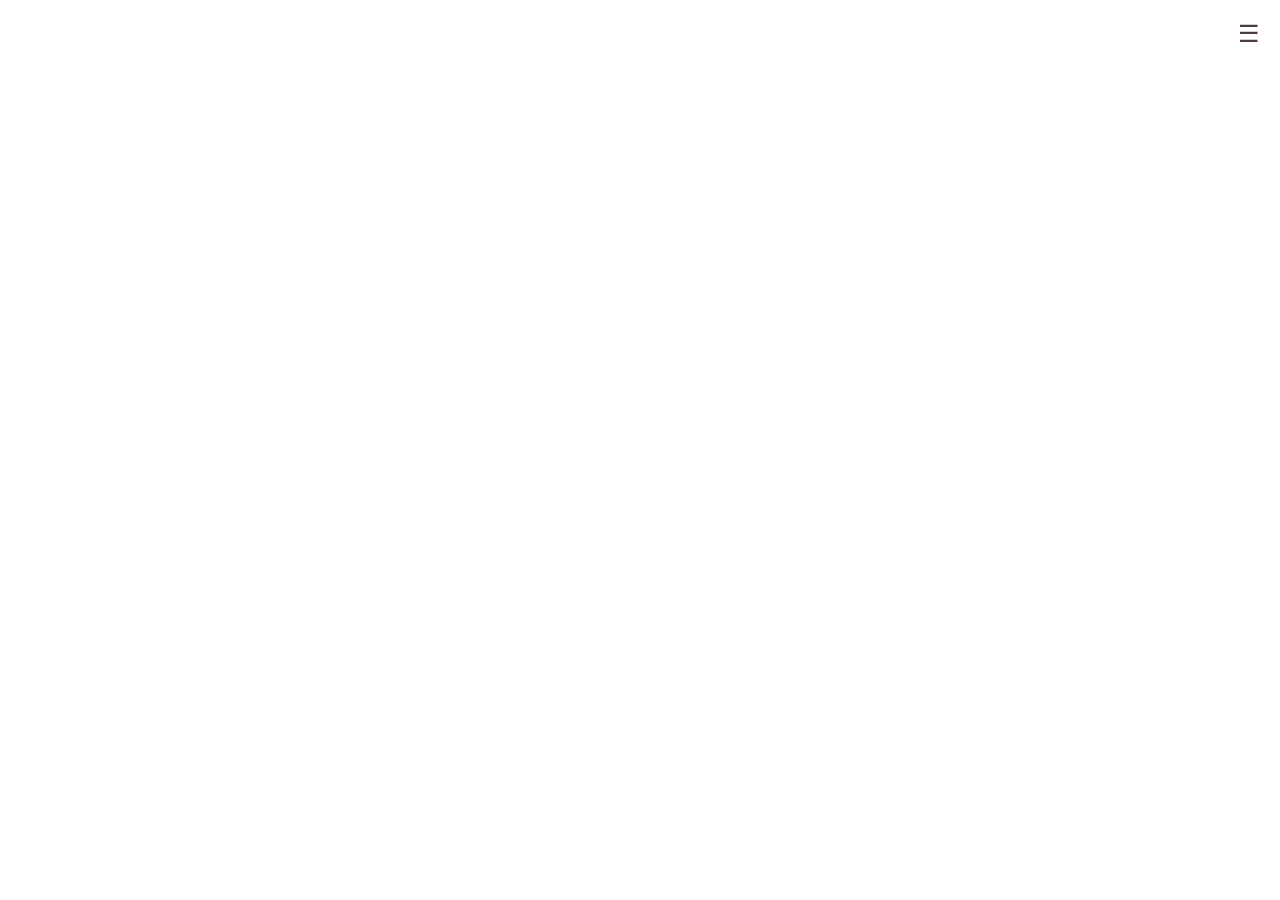
<file: index.html>
<!doctype html>
<html>
<head>
<meta charset="UTF-8">
<title>McCain Duong Design | 483E 2023 Fall </title>
<link rel="icon" type="image/x-icon" href="images/badge03.png">
<link rel="preconnect" href="https://fonts.googleapis.com">
<link rel="preconnect" href="https://fonts.gstatic.com" crossorigin>
<link href="https://fonts.googleapis.com/css2?family=NTR&family=Outfit:wght@500&display=swap" rel="stylesheet">
<style type="text/css">
/*This is reset, used to remove default styles applied by web browsers. */
* {
    margin: 0px;
    list-style: none;
    padding: 0px;
    text-decoration: none;
}
/*background images and animation */	
html {
    background-size: cover;
    height: 100%;
    animation: bg-animation 30s infinite;
}
@keyframes bg-animation {
0% {
background-image: url("images/bg01.png");
}
15% {
background-image: url("images/bg02.png");
}
30% {
background-image: url("images/bg03.png");
}
50% {
background-image: url("images/bg04.png");
}
70% {
background-image: url("images/bg05.png");
}
85% {
background-image: url("images/bg06.png");
}
100% {
background-image: url("images/bg01.png");
}
}
/*This is navigation bar section*/
#Wrapper.open {
    left: 0;
}
#Toggle {
    display: block;
    position: fixed;
    top: 20px;
    right: 20px;
    font-size: 24px;
    cursor: pointer;
    color: rgba(24,1,1,0.77);
}
footer a {
    color: #3B3C36;
}
</style>
<link href="index styles.css" rel="stylesheet" type="text/css">
</head>

<body>
<div id="Wrapper">
  <header> <img class="logomark"src="images/logo2.png" height="163"> <img class="Portrait" src="images/headshot.png" height="auto">
    <h1>McCain Duong</h1>
    <h2>483E: Computer Assisted Graphics <br>
      Fall 2023 |TU 1:00-6:45</h2>
  </header>
  <main>
    <nav class="PrimaryNav">
      <ul>
        <li><a href="https://xd.adobe.com/view/247dfabb-b5b6-41ed-b728-c275c4bd0a32-712e/" target="_blank">Project 01 </a>| <a href="https://docs.google.com/presentation/d/1ipyDNAyjATEQYAOkP97tS31bYPze8xsfkJLyScb6tDY/edit?usp=sharing" target="_blank">Design Process</a></li>
        <li><a href="https://xd.adobe.com/view/0ee9100f-f139-4177-a911-3e4ec668bcb0-5bba/">Project 02 </a>| <a href="https://docs.google.com/presentation/d/1Oehd8eNkQNK2SwuQSFEHDCTIYtiWPHRDeN64690aWO8/edit?usp=sharing" target="_blank">Design Process</a></li>
        <li><a href="https://xd.adobe.com/view/9661399c-5c9c-47d8-a5f3-7d4308a10784-c332/screen/85d607e7-bede-4778-b9a0-0417d45b9bcc?fullscreen" target="_blank">Project 03 </a>| <a href="https://docs.google.com/presentation/d/192ZhX0uAur1nCEsPiaT0mWJjfnMWQfPYFhwVkf96ePI/edit?usp=sharing" target="_blank">Design Process</a></li>
      </ul>
    </nav>
  </main>
  <footer> <a href="about.html">About</a> | <a href="skills.html">Skills</a> | <a href="https://www.linkedin.com/in/mccainduong/" target= "_blank">LinkedIn</a>
    <p>&copy;McCain Duong Design 2023</p>
  </footer>
</div>
<!-- Hamburger Menu --> 
<a id="Toggle">&#9776;</a> 
<script>
      var wrapper = document.getElementById("Wrapper");
      var toggle = document.getElementById("Toggle");
      
      toggle.addEventListener("click", function() {
        wrapper.classList.toggle("open");
      });
    </script>
</body>
</html>
</file>
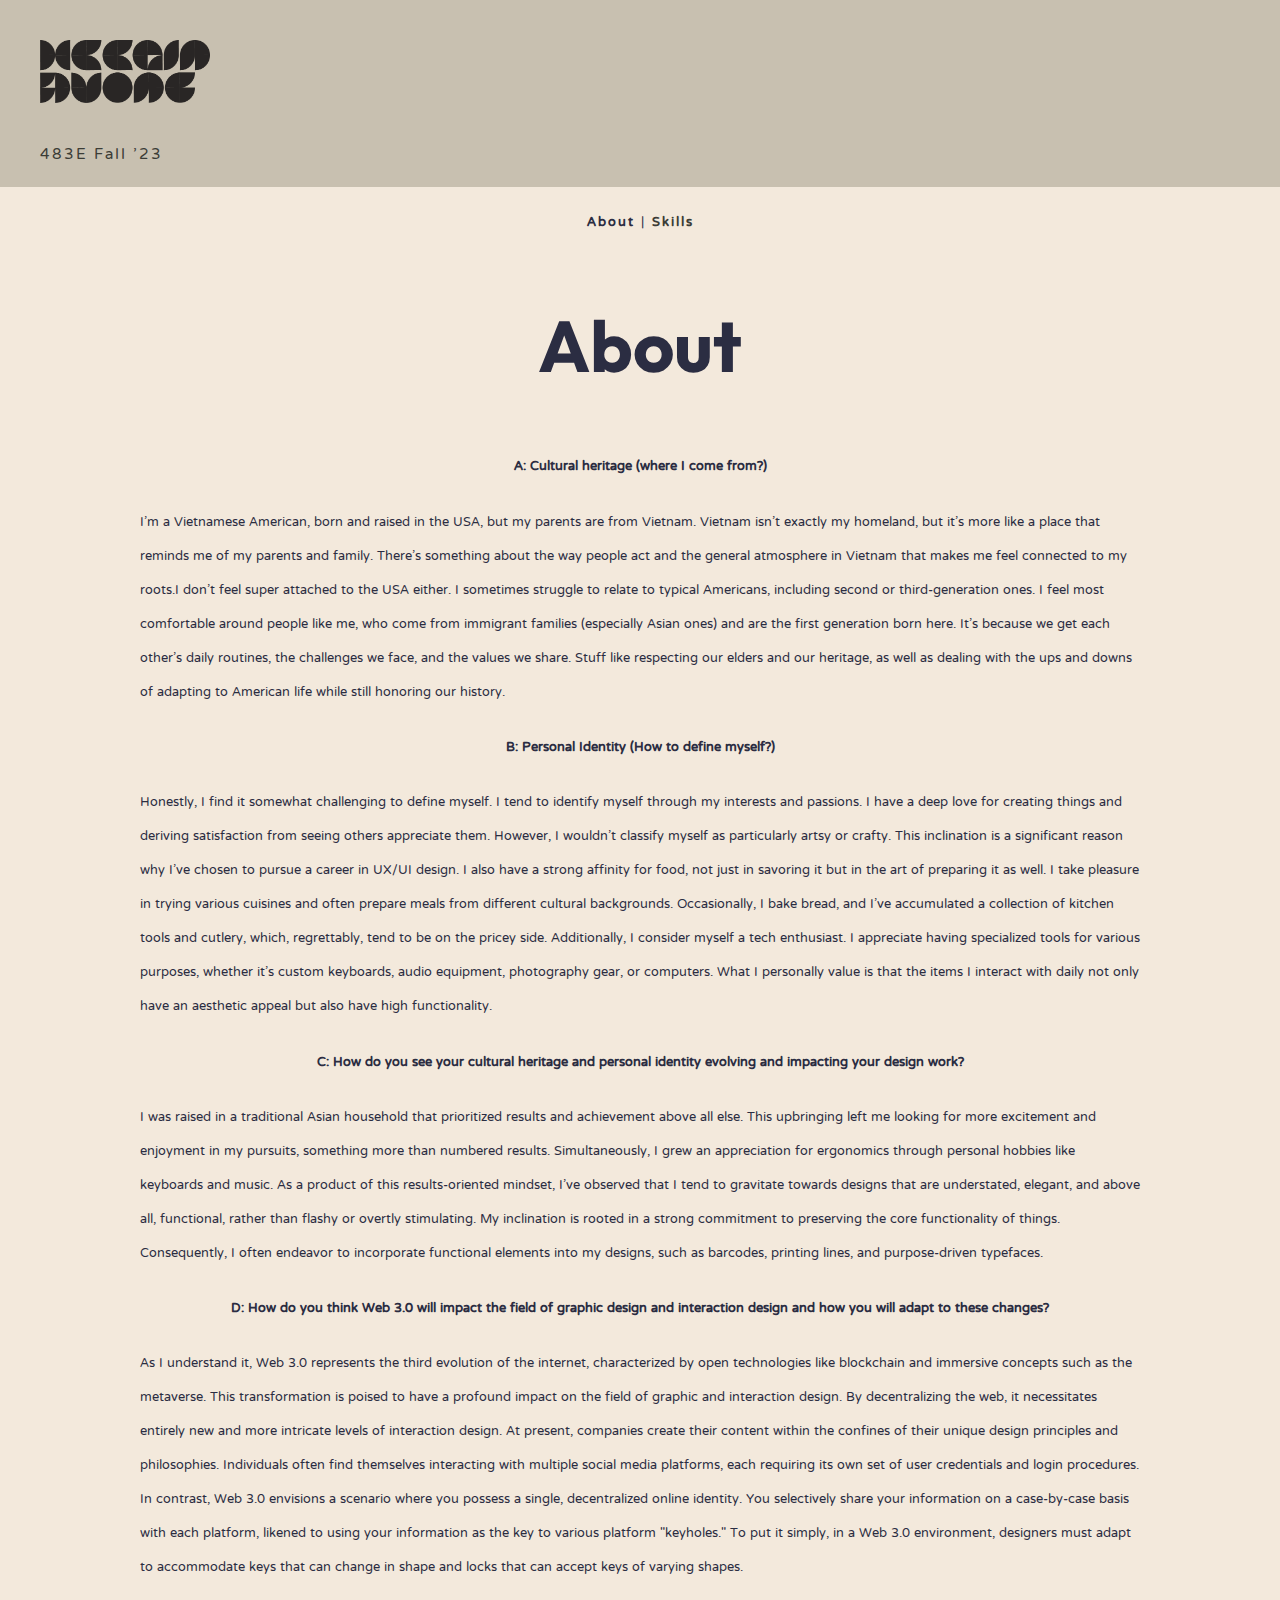
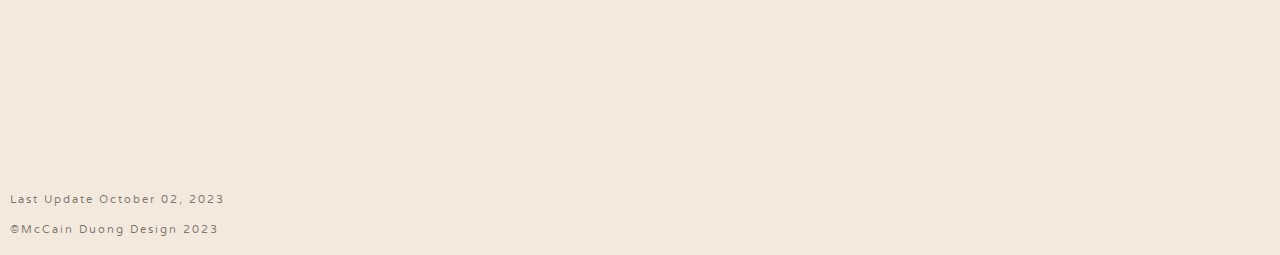
<file: about.html>
<!doctype html>
<html>
<head>
<meta charset="utf-8">
<link rel="icon" type="image/x-icon" href="images/badge03.png">
<link rel="preconnect" href="https://fonts.googleapis.com">
<link rel="preconnect" href="https://fonts.gstatic.com" crossorigin>
<link href="https://fonts.googleapis.com/css2?family=NTR&family=Outfit:wght@500&display=swap" rel="stylesheet">
<title>About</title>
<link href="aboutstyles.css" rel="stylesheet" type="text/css">
</head>

<body>
<div class="Wrapper">
  <header> <a href="index.html"><img src="images/logo2.png"></a>
    <h3>483E Fall '23</h3>
  </header>
  <nav> <span class="currentlink">About</span> | <a href="skills.html">Skills</a></nav>
  <main>
    <h2>About</h2>
    <h4>A: Cultural heritage (where I come from?) </h4>
    <p>I'm a Vietnamese American, born and raised in the USA, but my parents are from Vietnam. Vietnam isn't exactly my homeland, but it's more like a place that reminds me of my parents and family. There's something about the way people act and the general atmosphere in Vietnam that makes me feel connected to my roots.I don't feel super attached to the USA either. I sometimes struggle to relate to typical Americans, including second or third-generation ones. I feel most comfortable around people like me, who come from immigrant families (especially Asian ones) and are the first generation born here. It's because we get each other's daily routines, the challenges we face, and the values we share. Stuff like respecting our elders and our heritage, as well as dealing with the ups and downs of adapting to American life while still honoring our history.</p>
    <h4>B: Personal Identity (How to define myself?) </h4>
    <p>Honestly, I find it somewhat challenging to define myself. I tend to identify myself through my interests and passions. I have a deep love for creating things and deriving satisfaction from seeing others appreciate them. However, I wouldn't classify myself as particularly artsy or crafty. This inclination is a significant reason why I've chosen to pursue a career in UX/UI design. I also have a strong affinity for food, not just in savoring it but in the art of preparing it as well. I take pleasure in trying various cuisines and often prepare meals from different cultural backgrounds. Occasionally, I bake bread, and I've accumulated a collection of kitchen tools and cutlery, which, regrettably, tend to be on the pricey side. Additionally, I consider myself a tech enthusiast. I appreciate having specialized tools for various purposes, whether it's custom keyboards, audio equipment, photography gear, or computers. What I personally value is that the items I interact with daily not only have an aesthetic appeal but also have high functionality.</p>
    <h4>C: How do you see your cultural heritage and personal identity evolving and impacting your design work? </h4>
    <p>I was raised in a traditional Asian household that prioritized results and achievement above all else. This upbringing left me looking for more excitement and enjoyment in my pursuits, something more than numbered results. Simultaneously, I grew an appreciation for ergonomics through personal hobbies like keyboards and music. As a product of this results-oriented mindset, I've observed that I tend to gravitate towards designs that are understated, elegant, and above all, functional, rather than flashy or overtly stimulating. My inclination is rooted in a strong commitment to preserving the core functionality of things. Consequently, I often endeavor to incorporate functional elements into my designs, such as barcodes, printing lines, and purpose-driven typefaces.</p>
    <h4>D: How do you think Web 3.0 will impact the field of graphic design and interaction design and how you will adapt to these changes?</h4>
    <p>As I understand it, Web 3.0 represents the third evolution of the internet, characterized by open technologies like blockchain and immersive concepts such as the metaverse. This transformation is poised to have a profound impact on the field of graphic and interaction design. By decentralizing the web, it necessitates entirely new and more intricate levels of interaction design. At present, companies create their content within the confines of their unique design principles and philosophies. Individuals often find themselves interacting with multiple social media platforms, each requiring its own set of user credentials and login procedures. In contrast, Web 3.0 envisions a scenario where you possess a single, decentralized online identity. You selectively share your information on a case-by-case basis with each platform, likened to using your information as the key to various platform "keyholes." To put it simply, in a Web 3.0 environment, designers must adapt to accommodate keys that can change in shape and locks that can accept keys of varying shapes.</p>
  </main>
</div>
<footer>Last Update October 02, 2023 <br>
  &copy;McCain Duong Design 2023 </footer>
</body>
</html>
</file>
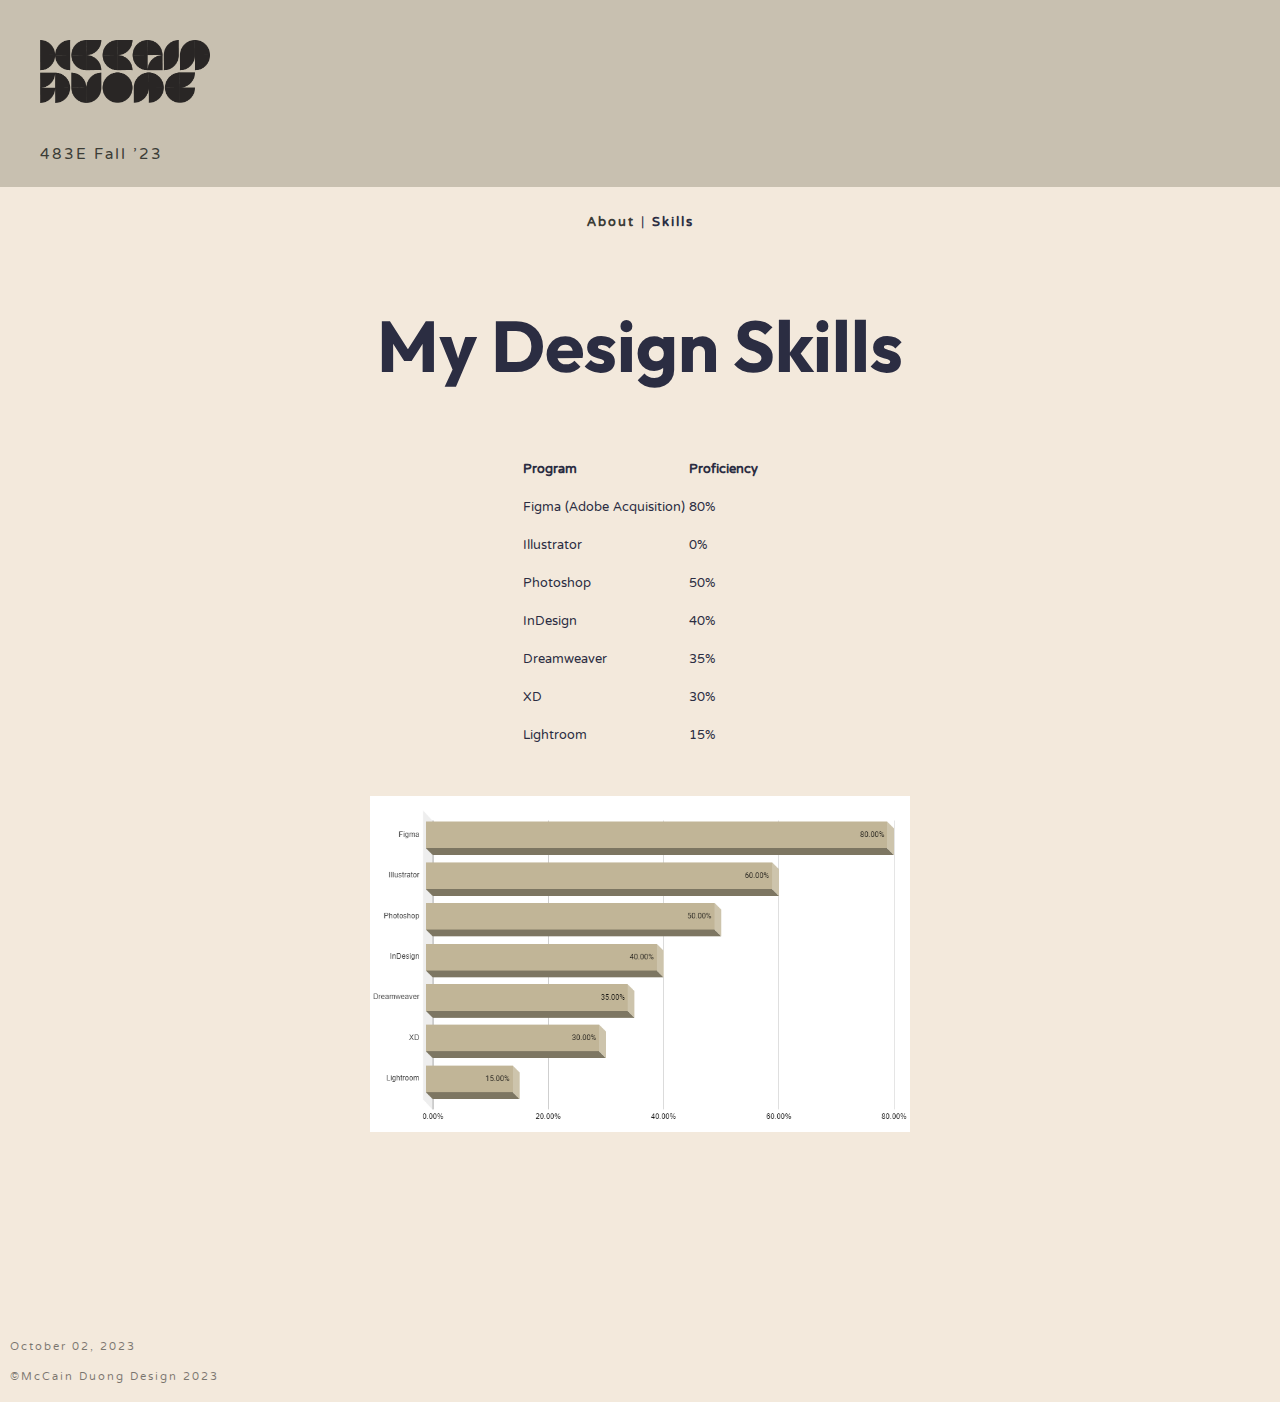
<file: skills.html>
<!doctype html>
<html>
<head>
<meta charset="utf-8">
<link rel="icon" type="image/x-icon" href="images/badge03.png">
<link rel="preconnect" href="https://fonts.googleapis.com">
<link rel="preconnect" href="https://fonts.gstatic.com" crossorigin>
<link href="https://fonts.googleapis.com/css2?family=NTR&family=Outfit:wght@500&display=swap" rel="stylesheet">
<title>Skills</title>
<link href="aboutstyles.css" rel="stylesheet" type="text/css">
</head>

<body>
<div class="Wrapper">
  <header> <a href="index.html"><img src="images/logo2.png"></a>
    <h3>483E Fall '23</h3>
  </header>
  <nav> <a href="about.html">About</a> | <span class="currentlink">Skills</span></nav>
  <main>
    <h2>My Design Skills</h2>
    <table>
      <tr>
        <th>Program</th>
        <th>Proficiency</th>
      </tr>
      <tr>
        <td>Figma (Adobe Acquisition)</td>
        <td>80%</td>
      </tr>
      <tr>
        <td>Illustrator</td>
        <td>0%</td>
      </tr>
      <tr>
        <td> Photoshop</td>
        <td>50%</td>
      </tr>
      <tr>
        <td>InDesign</td>
        <td>40%</td>
      </tr>
      <tr>
        <td>Dreamweaver</td>
        <td>35%</td>
      </tr>
      <tr>
        <td>XD</td>
        <td>30%</td>
      </tr>
      <tr>
        <td>Lightroom</td>
        <td>15%</td>
      </tr>
    </table>
    <img src="images/skilltable.png"> </main>
</div>
<footer>October 02, 2023 <br>
  &copy;McCain Duong Design 2023 </footer>
</body>
</html>
</file>
<file: index styles.css>
@charset "utf-8";
/* Side Menu */
.PrimaryNav {
    padding: 20px 8px;
    background-color: rgba(243,233,220,1.00);
}
/* Side Menu Project Links */
.PrimaryNav ul {
  font-family: 'NTR', sans-serif;
}
.PrimaryNav li {
    margin-bottom: 12px;
    background-color: rgba(200,192,176,1.00);
}
.PrimaryNav a {
  padding: 16px;
  letter-spacing: 3px;
  display: inline-block;
  color: rgba(0, 0, 0, 0.68);
}
.PrimaryNav a:hover {
  color: #28502E;
}
/* Side Menu */
#Wrapper {
    width: 650px;
    left: -690px; /*-690 by default */
    transition: all 0.6s ease-in-out;
    background-color: rgba(243,233,220,1.00);
    padding: 20px;
    text-align: center;
    position: fixed;
    height: 100%;
}
.logomark {
  width: 100px;
  height: auto;
  display: block;
  margin: 19px auto 20px;
}
.Portrait {
  width: 100px;
  height: auto;
  border-radius: 50px;
} /* Side Menu Type */
h1 {
  font-family: 'Outfit', sans-serif;
  font-size: 48px;
  letter-spacing: 6px;
  color: #3B3C36;
}
h2 {
  font-family: 'NTR', sans-serif;
  font-size: 16px;
  padding-bottom: 20px;
  font-weight: 300;
  color: #3B3C36;
  letter-spacing: 2px;
}
footer {
  font-family: 'NTR', sans-serif;
  padding-top: 30px;
  color: #3B3C36;
  padding-bottom: 30px;
	letter-spacing: 2px;
}
footer a:hover {
  color: #28502E;
  text-decoration: none;
}
footer p {
  font-family: 'NTR', sans-serif;
  color: rgba(255, 255, 255, 0.30);
  font-weight: 400;
  font-size: 10px;
  letter-spacing: 2px;
}
</file>
<file: aboutstyles.css>
@charset "utf-8";
html {
  font-family: 'NTR', sans-serif;
}
body {
  background-color: rgba(243,233,220,1.00);
  color: rgba(43, 45, 66, 1.00);
  margin: 0px;
  padding: 0px;
}
.Wrapper header {
  background-color: rgba(200,192,176,1.00);
}
header a img {
  width: 170px;
  height: auto;
  margin-left: 40px;
  margin-top: 40px;
  margin-right: 0px;
}
.Wrapper header h3 {
  font-family: 'NTR', sans-serif;
  margin-left: 40px;
  padding-bottom: 12px;
  color: #3B3C36;
  letter-spacing: 2px;
  font-weight: 300
}
.Wrapper nav {
  margin-left: 40px;
  margin-right: 40px;
  text-align: center;
  letter-spacing: 2px;
}
.Wrapper nav .currentlink {
  font-weight: 600;
}
.Wrapper nav a {
  color: #3B3C36;
  text-decoration: none;
  font-weight: 600;
}
.Wrapper nav a:hover {
  color: #28502E;
  text-decoration: none;
}
.Wrapper main {
  margin-left: 40px;
  margin-right: 40px;
  margin-bottom: 200px;
  animation: fadeInAnimation ease 1s;
  animation-iteration-count: 1;
  animation-fill-mode: forwards;
}
@keyframes fadeInAnimation {
  0% {
    opacity: 0;
    transform: translateY(100px);
  }
  100% {
    opacity: 1;
    transform: translateY(0);
  }
}
.Wrapper main h2 {
  font-family: 'Outfit', sans-serif;
  font-size: 72px;
  text-align: center;
  left: -300;
}
.Wrapper main h4 {
  text-align: center;
}
.Wrapper main p {
  min-width: 10%;
  max-width: 1000px;
  margin: auto;
}
body footer {
  font-size: 14px;
  letter-spacing: 2px;
  color: rgba(0, 0, 0, 0.50);
  padding-bottom: 10px;
  padding-left: 10px;
}
.Wrapper main img {
  min-width: 425px;
  max-width: 45%;
  margin: auto;
  display: block;
}
.Wrapper main table {
  padding-bottom: 40px;
}
table {
  margin: auto
}
table tr th {
  text-align: left;
}
table tr td {
  text-align: left;
}
</file>
